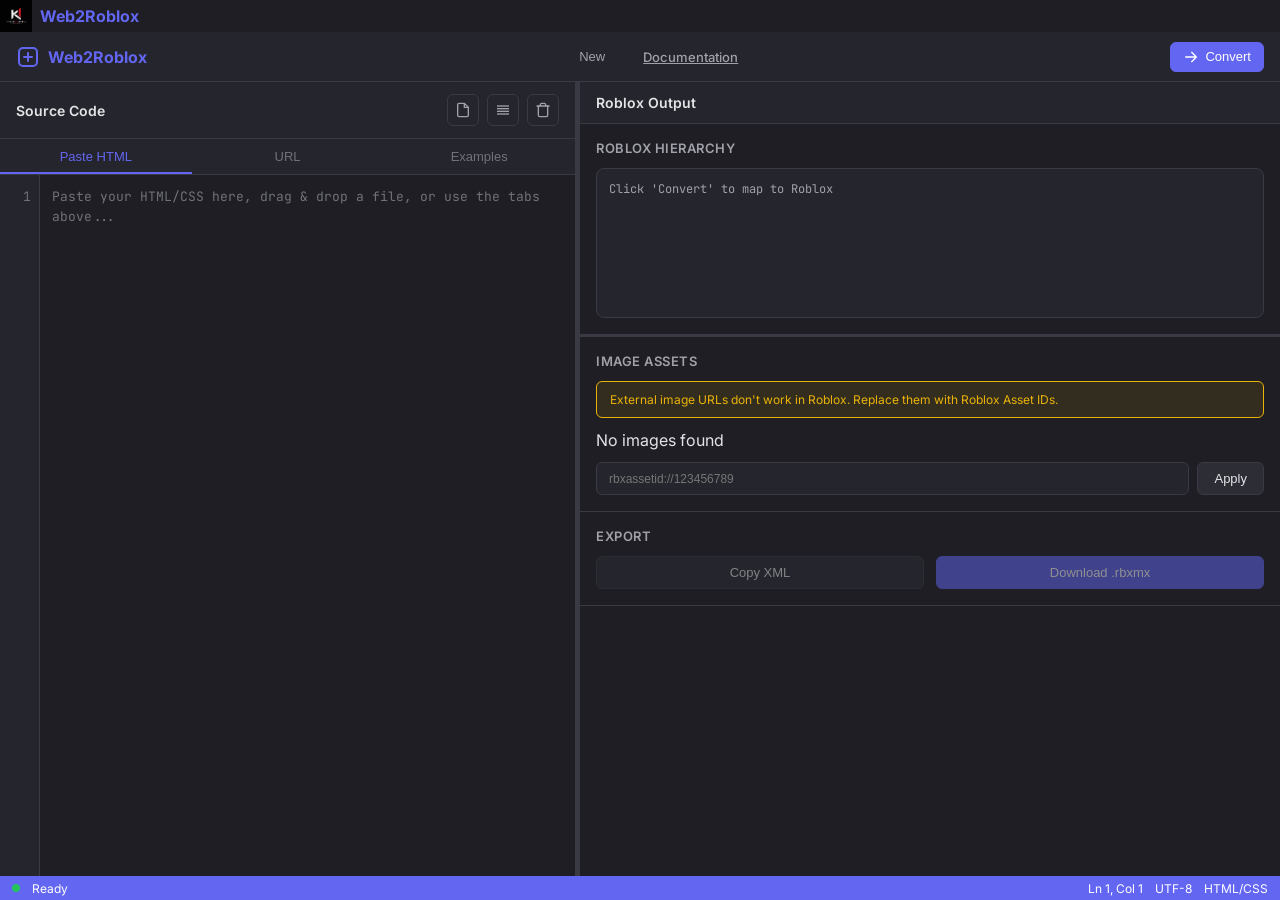
<file: index.html>
<!DOCTYPE html>
<html lang="en">
<head>
    <meta charset="UTF-8">
    <meta name="viewport" content="width=device-width, initial-scale=1.0">
    <title>Web2Roblox - HTML/CSS to Roblox GUI Converter</title>
    <a href="/" class="logo">
    <img src="assets/khoiidol-logo.png" alt="Web2Roblox Logo" class="logo-icon">
    <span>Web2Roblox</span>
    </a>
    <link rel="stylesheet" href="style.css">

    <link rel="preconnect" href="https://fonts.googleapis.com">
    <link rel="preconnect" href="https://fonts.gstatic.com" crossorigin>
    <link href="https://fonts.googleapis.com/css2?family=Inter:wght@400;500;600;700&family=JetBrains+Mono:wght@400;500&display=swap" rel="stylesheet">
</head>
<body>

    <header class="toolbar">
        <div class="toolbar-left">
            <div class="logo">
                <svg width="24" height="24" viewBox="0 0 24 24" fill="none" xmlns="http://www.w3.org/2000/svg">
                    <rect x="3" y="3" width="18" height="18" rx="4" stroke="currentColor" stroke-width="2"/>
                    <path d="M8 12H16M12 8V16" stroke="currentColor" stroke-width="2" stroke-linecap="round"/>
                </svg>
                <span>Web2Roblox</span>
            </div>
        </div>

        <div class="toolbar-center">
            <button class="toolbar-btn" id="btnNew">New</button>
            <a href="docs.html" target="_blank" class="toolbar-btn">Documentation</a>
        </div>
        <div class="toolbar-right">
            <button class="toolbar-btn primary" id="btnConvert">
                <svg width="16" height="16" viewBox="0 0 24 24" fill="none" xmlns="http://www.w3.org/2000/svg">
                    <path d="M13 5L20 12L13 19M4 12H20" stroke="currentColor" stroke-width="2" stroke-linecap="round" stroke-linejoin="round"/>
                </svg>
                Convert
            </button>
        </div>
    </header>

    <main class="workspace">

<section class="panel left-panel">
    <div class="panel-header left-panel-header">
        <h2>Source Code</h2>

<div class="panel-actions">
    <button class="icon-btn" id="btnLoadFile" title="Load File">
        <svg width="16" height="16" viewBox="0 0 24 24" fill="none" stroke="currentColor" stroke-width="2"><path d="M14 2H6a2 2 0 0 0-2 2v16a2 2 0 0 0 2 2h12a2 2 0 0 0 2-2V8z"/><polyline points="14 2 14 8 20 8"/></svg>
    </button>
    <button class="icon-btn" id="btnFormat" title="Auto Format">
        <svg width="16" height="16" viewBox="0 0 24 24" fill="none" stroke="currentColor" stroke-width="2"><line x1="21" y1="10" x2="3" y2="10"/><line x1="21" y1="6" x2="3" y2="6"/><line x1="21" y1="14" x2="3" y2="14"/><line x1="21" y1="18" x2="3" y2="18"/></svg>
    </button>

    <button class="icon-btn" id="btnClear" title="Clear Editor">
        <svg width="16" height="16" viewBox="0 0 24 24" fill="none" stroke="currentColor" stroke-width="2" stroke-linecap="round" stroke-linejoin="round">
            <polyline points="3 6 5 6 21 6"></polyline>
            <path d="M19 6v14a2 2 0 0 1-2 2H7a2 2 0 0 1-2-2V6m3 0V4a2 2 0 0 1 2-2h4a2 2 0 0 1 2 2v2"></path>
        </svg>
    </button>
    <input type="file" id="fileInput" accept=".html,.htm,.css,.txt" style="display: none;">
</div>
    </div>

    <div class="tabs">
        <button class="tab active" data-tab="paste">Paste HTML</button>
        <button class="tab" data-tab="url">URL</button>
        <button class="tab" data-tab="examples">Examples</button>
    </div>

    <div class="tab-content active" id="tab-paste">
        <div class="editor-wrapper">
            <div class="line-numbers" id="lineNumbers">1</div>
            <div class="editor-container">
                <pre aria-hidden="true"><code id="highlightLayer"></code></pre>
                <textarea id="htmlInput" spellcheck="false" placeholder="Paste your HTML/CSS here, drag & drop a file, or use the tabs above..."></textarea>
            </div>
        </div>
    </div>

    <div class="tab-content" id="tab-url">
        <div class="input-group">
            <input type="url" id="urlInput" placeholder="https://example.com">
            <button class="btn-secondary" id="btnLoadUrl">Fetch</button>
        </div>
    </div>

    <div class="tab-content" id="tab-examples">
        <div class="examples-list">
            <div class="example-item" data-example="landing">Landing Page Hero</div>
            <div class="example-item" data-example="card">Profile Card</div>
            <div class="example-item" data-example="nav">Navigation Bar</div>
        </div>
    </div>
</section>

<script src="js/utils.js"></script>
<script src="js/examples.js"></script>
<script src="js/editor.js"></script>
<script src="js/cssParser.js"></script>
<script src="script.js"></script>

        <div class="resizer" id="resizer"></div>

         <section class="panel right-panel">
    <div class="panel-header">
        <h2>Roblox Output</h2>
    </div>

    <div class="output-section roblox-hierarchy-section">
        <h3>Roblox Hierarchy</h3>
        <div class="explorer-tree" id="robloxTree">
            <p class="placeholder-text">Click 'Convert' to map to Roblox</p>
        </div>
    </div>

    <div class="output-section image-converter-section">
        <h3>Image Assets</h3>
        <div class="image-warning">
            <p>️ External image URLs don't work in Roblox. Replace them with Roblox Asset IDs.</p>
        </div>
        <div class="image-list" id="imageList">
            <p class="placeholder-text">No images found</p>
        </div>
        <div class="image-input-group">
            <input type="text" id="assetIdInput" placeholder="rbxassetid://123456789">
            <button class="btn-secondary" id="btnApplyAssetId">Apply</button>
        </div>
    </div>

    <div class="output-section download-section">
        <h3>Export</h3>
        <div class="export-actions">
            <button class="btn-secondary" id="btnCopyXml" disabled>Copy XML</button>
            <button class="btn-primary" id="btnDownload" disabled>Download .rbxmx</button>
        </div>
    </div>
</section>
    </main>

    <footer class="status-bar">
        <div class="status-left">
            <span class="status-indicator ready"></span>
            <span id="statusText">Ready</span>
        </div>
        <div class="status-right">
            <span id="cursorPos">Ln 1, Col 1</span>
            <span>UTF-8</span>
            <span>HTML/CSS</span>
        </div>
    </footer>

    <script src="js/utils.js"></script>
    <script src="js/examples.js"></script>
    <script src="js/editor.js"></script>
    <script src="js/parser.js"></script>
    <script src="js/cssParser.js"></script>
    <script src="js/htmlMapper.js"></script>
    <script src="js/cssMapper.js"></script>
    <script src="js/xmlGenerator.js"></script>
    <script src="js/domExporter.js"></script> 

    <script src="script.js"></script>

<div id="render-target" style="position: absolute; top: -9999px; left: -9999px; width: 1920px; height: 1080px; background: transparent; pointer-events: none;"></div>
</body>
</html>
</file>
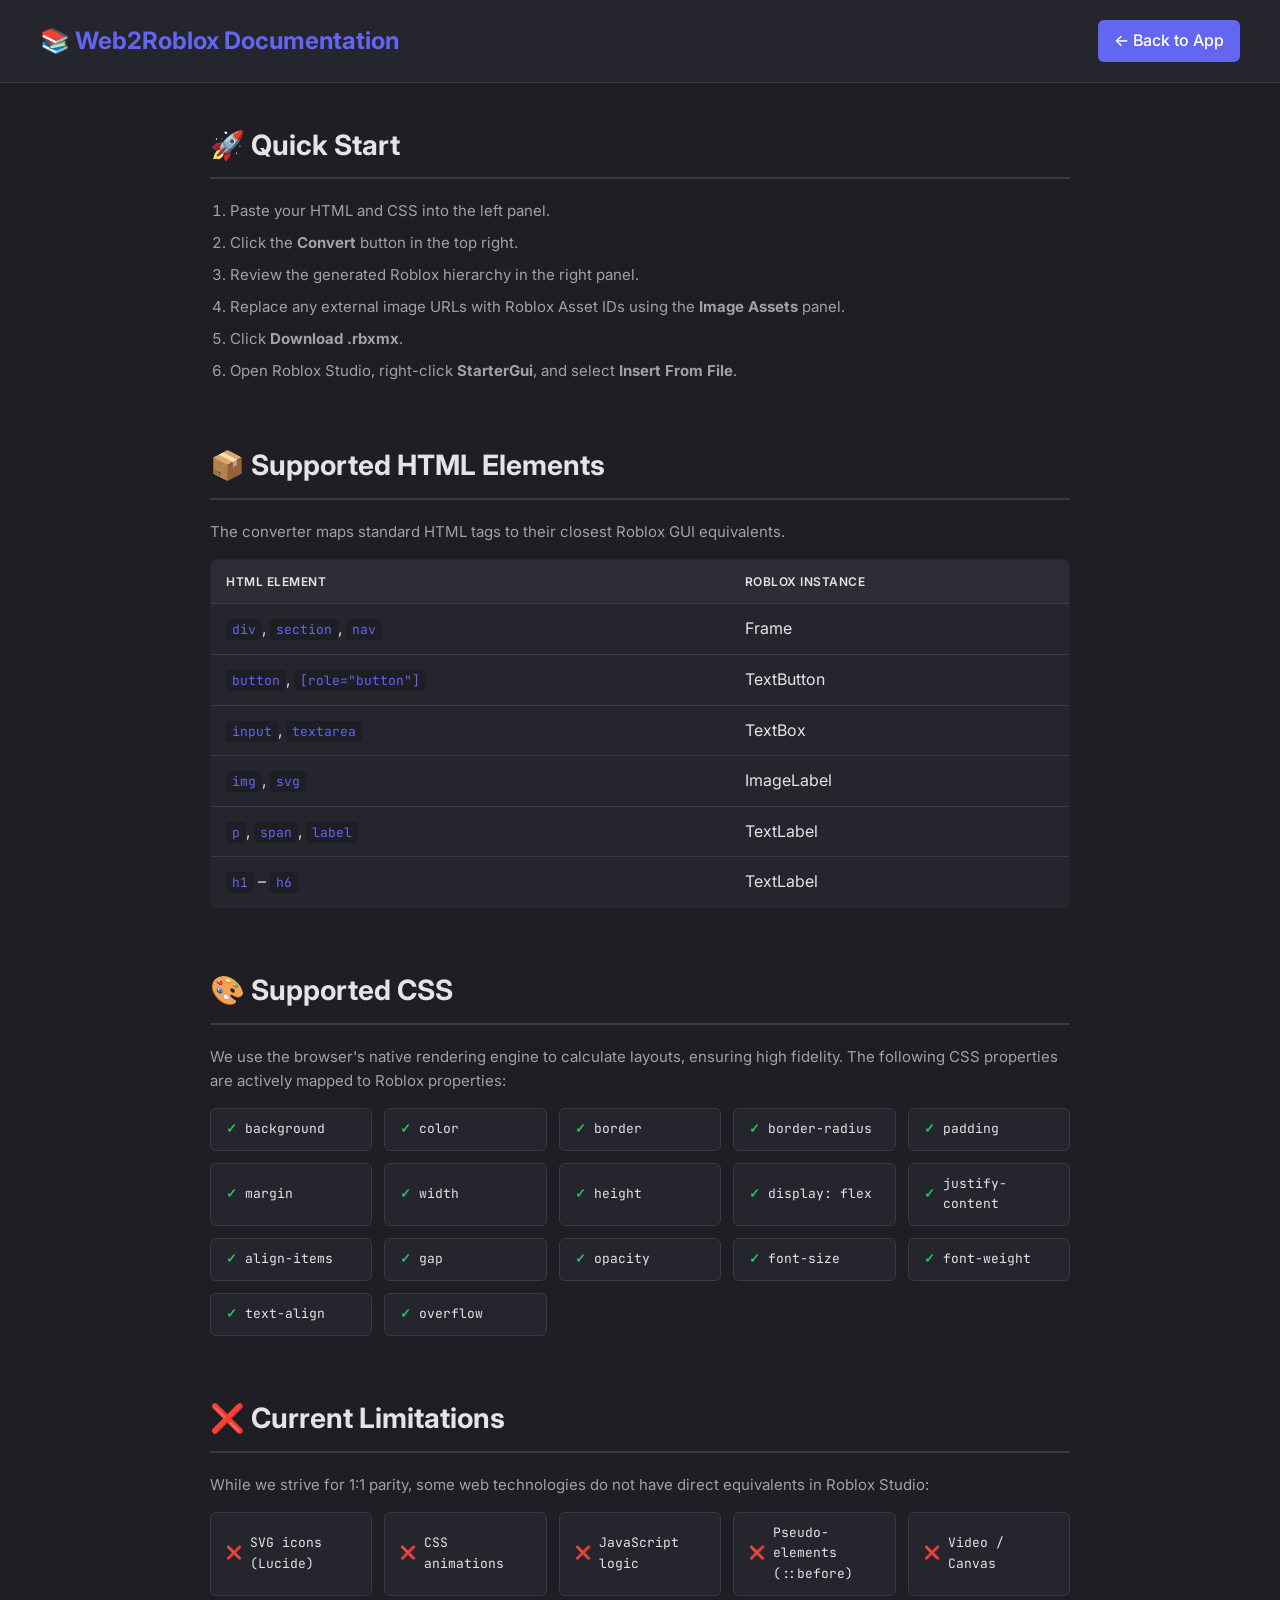
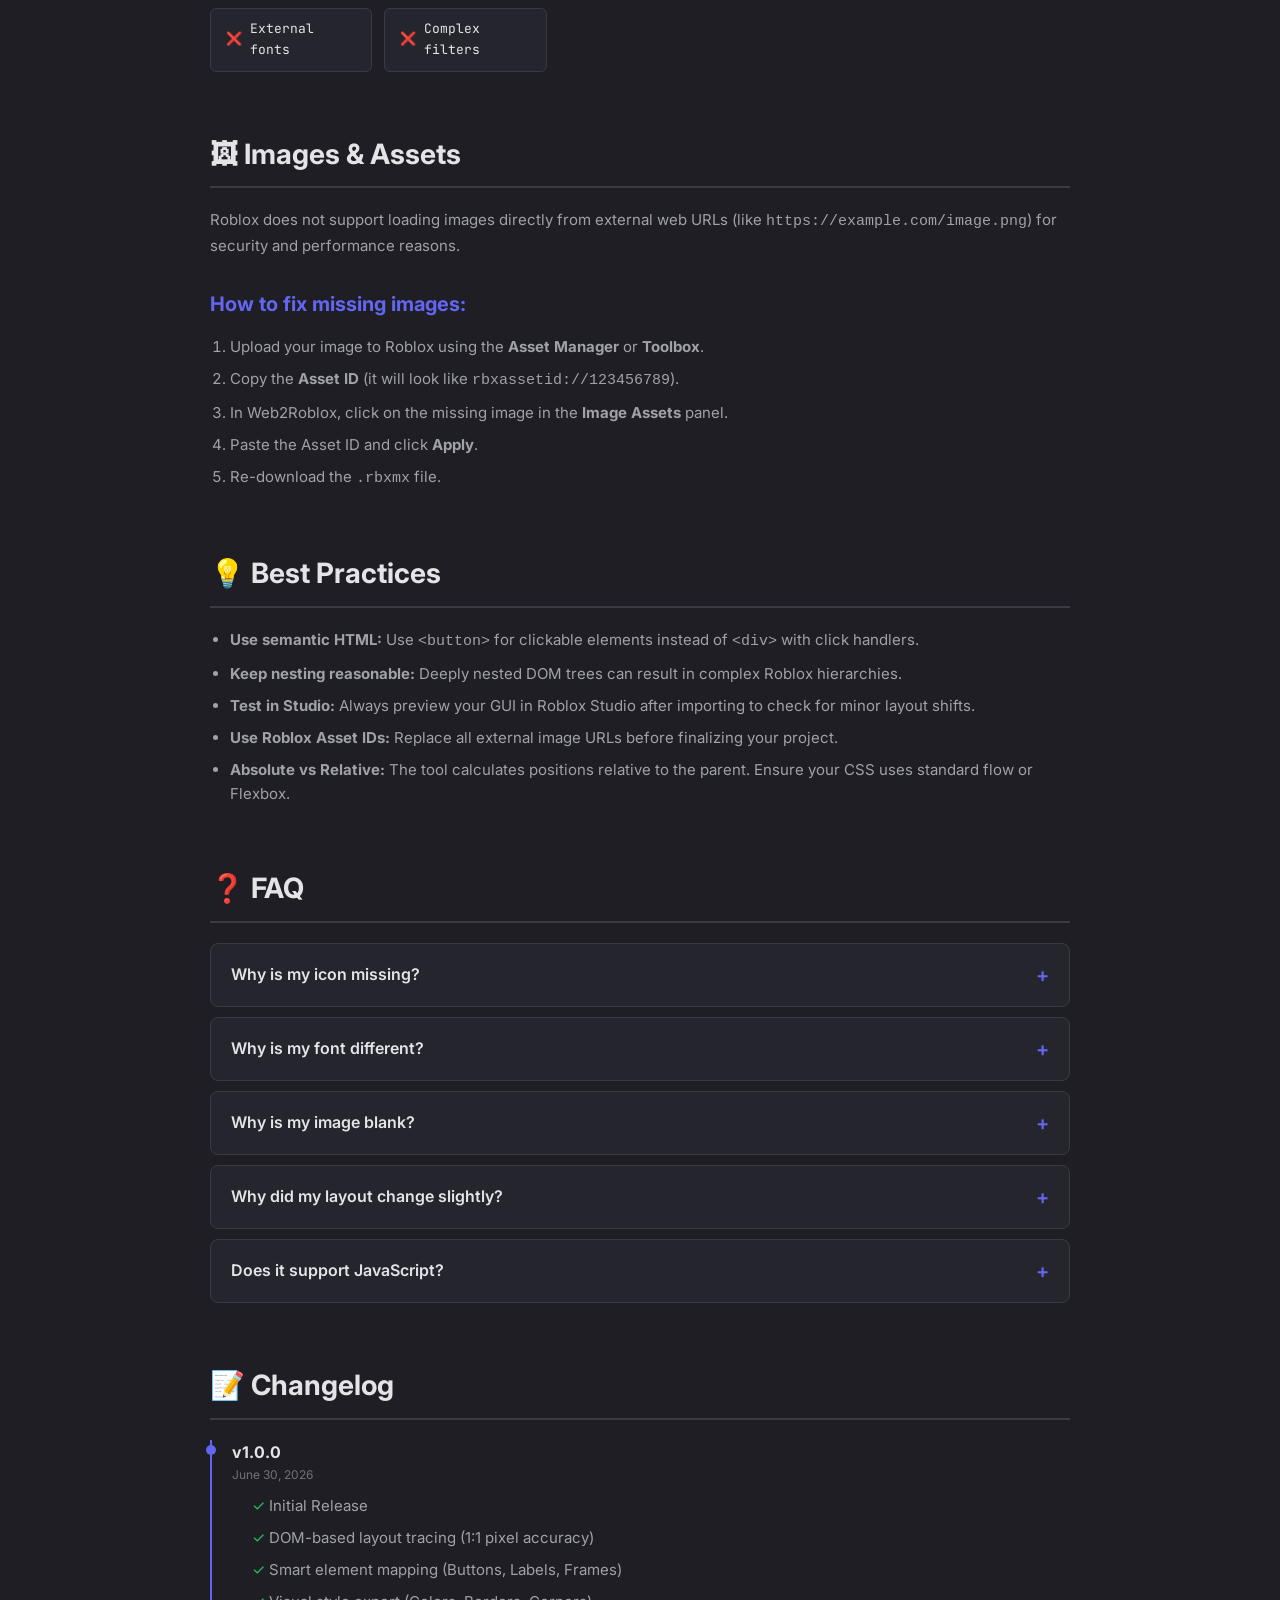
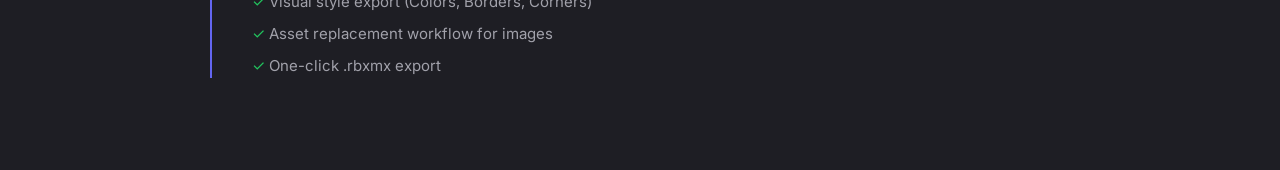
<file: docs.html>
<!DOCTYPE html>
<html lang="en">
<head>
    <meta charset="UTF-8">
    <meta name="viewport" content="width=device-width, initial-scale=1.0">
    <title>Web2Roblox - Documentation</title>
    <link rel="stylesheet" href="style.css">
    <link href="https://fonts.googleapis.com/css2?family=Inter:wght@400;500;600;700&family=JetBrains+Mono:wght@400;500&display=swap" rel="stylesheet">
    <style>
        /* --- Documentation Specific Styles --- */
        body {
            background-color: var(--bg-primary);
            color: var(--text-primary);
            font-family: var(--font-sans);
            line-height: 1.6;
            margin: 0;
            padding: 0;
            /* --- ADD THESE TWO LINES TO FIX THE SCROLLING --- */
            height: auto !important;
            overflow-y: auto !important; 
        }
        .docs-header {
            background: var(--bg-secondary);
            border-bottom: 1px solid var(--border-color);
            padding: 20px 40px;
            display: flex;
            justify-content: space-between;
            align-items: center;
            position: sticky;
            top: 0;
            z-index: 100;
        }
        .docs-header h1 {
            font-size: 24px;
            margin: 0;
            color: var(--accent);
            display: flex;
            align-items: center;
            gap: 10px;
        }
        .back-btn {
            background: var(--accent);
            color: white;
            padding: 8px 16px;
            border-radius: 6px;
            text-decoration: none;
            font-weight: 500;
            transition: var(--transition);
            display: flex;
            align-items: center;
            gap: 6px;
        }
        .back-btn:hover {
            background: var(--accent-hover);
            box-shadow: 0 0 15px var(--accent-glow);
        }
        .docs-container {
            max-width: 900px;
            margin: 0 auto;
            padding: 40px 20px;
        }
        .section {
            margin-bottom: 60px;
            scroll-margin-top: 80px;
        }
        .section h2 {
            font-size: 28px;
            margin-bottom: 20px;
            border-bottom: 2px solid var(--border-color);
            padding-bottom: 10px;
            display: flex;
            align-items: center;
            gap: 10px;
        }
        .section h3 {
            font-size: 20px;
            margin-top: 30px;
            margin-bottom: 15px;
            color: var(--accent);
        }
        .section p, .section li {
            color: var(--text-secondary);
            font-size: 15px;
        }
        .section ul, .section ol {
            padding-left: 20px;
        }
        .section li {
            margin-bottom: 8px;
        }
        
        /* Table Styles */
        .styled-table {
            width: 100%;
            border-collapse: collapse;
            margin-top: 15px;
            background: var(--bg-secondary);
            border-radius: 8px;
            overflow: hidden;
            border: 1px solid var(--border-color);
        }
        .styled-table th, .styled-table td {
            padding: 12px 15px;
            text-align: left;
            border-bottom: 1px solid var(--border-color);
        }
        .styled-table th {
            background: var(--bg-tertiary);
            color: var(--text-primary);
            font-weight: 600;
            text-transform: uppercase;
            font-size: 12px;
            letter-spacing: 0.5px;
        }
        .styled-table tr:last-child td {
            border-bottom: none;
        }
        .styled-table code {
            background: var(--bg-primary);
            padding: 2px 6px;
            border-radius: 4px;
            font-family: var(--font-mono);
            font-size: 13px;
            color: var(--accent);
        }

        /* Badges Grid */
        .badges-grid {
            display: grid;
            grid-template-columns: repeat(auto-fill, minmax(160px, 1fr));
            gap: 12px;
            margin-top: 15px;
        }
        .badge {
            background: var(--bg-secondary);
            border: 1px solid var(--border-color);
            padding: 10px 15px;
            border-radius: 6px;
            font-family: var(--font-mono);
            font-size: 13px;
            color: var(--text-primary);
            display: flex;
            align-items: center;
            gap: 8px;
            transition: var(--transition);
        }
        .badge:hover {
            border-color: var(--accent);
            transform: translateY(-2px);
        }
        .badge.supported::before {
            content: '✓';
            color: var(--success);
            font-weight: bold;
        }
        .badge.unsupported::before {
            content: '❌';
        }

        /* FAQ Accordion */
        details {
            background: var(--bg-secondary);
            border: 1px solid var(--border-color);
            border-radius: 8px;
            margin-bottom: 10px;
            overflow: hidden;
            transition: var(--transition);
        }
        details[open] {
            border-color: var(--accent);
        }
        summary {
            padding: 15px 20px;
            cursor: pointer;
            font-weight: 600;
            color: var(--text-primary);
            list-style: none;
            display: flex;
            justify-content: space-between;
            align-items: center;
        }
        summary::-webkit-details-marker {
            display: none;
        }
        summary::after {
            content: '+';
            font-size: 20px;
            color: var(--accent);
            transition: transform 0.2s;
        }
        details[open] summary::after {
            transform: rotate(45deg);
        }
        details p {
            padding: 0 20px 15px;
            margin: 0;
            color: var(--text-secondary);
        }

        /* Changelog */
        .changelog-item {
            border-left: 2px solid var(--accent);
            padding-left: 20px;
            margin-bottom: 20px;
            position: relative;
        }
        .changelog-item::before {
            content: '';
            position: absolute;
            left: -6px;
            top: 5px;
            width: 10px;
            height: 10px;
            background: var(--accent);
            border-radius: 50%;
        }
        .changelog-version {
            font-weight: 700;
            color: var(--text-primary);
            font-size: 16px;
        }
        .changelog-date {
            font-size: 12px;
            color: var(--text-muted);
            margin-bottom: 10px;
        }
        .changelog-list {
            list-style: none;
            padding: 0;
        }
        .changelog-list li::before {
            content: '✓ ';
            color: var(--success);
        }
    </style>
</head>
<body>
    <header class="docs-header">
        <h1>📚 Web2Roblox Documentation</h1>
        <a href="index.html" class="back-btn">← Back to App</a>
    </header>

    <main class="docs-container">
        <!-- Quick Start -->
        <section class="section" id="quickstart">
            <h2>🚀 Quick Start</h2>
            <ol>
                <li>Paste your HTML and CSS into the left panel.</li>
                <li>Click the <strong>Convert</strong> button in the top right.</li>
                <li>Review the generated Roblox hierarchy in the right panel.</li>
                <li>Replace any external image URLs with Roblox Asset IDs using the <strong>Image Assets</strong> panel.</li>
                <li>Click <strong>Download .rbxmx</strong>.</li>
                <li>Open Roblox Studio, right-click <strong>StarterGui</strong>, and select <strong>Insert From File</strong>.</li>
            </ol>
        </section>

        <!-- Supported HTML -->
        <section class="section" id="html">
            <h2>📦 Supported HTML Elements</h2>
            <p>The converter maps standard HTML tags to their closest Roblox GUI equivalents.</p>
            <table class="styled-table">
                <thead>
                    <tr>
                        <th>HTML Element</th>
                        <th>Roblox Instance</th>
                    </tr>
                </thead>
                <tbody>
                    <tr><td><code>div</code>, <code>section</code>, <code>nav</code></td><td>Frame</td></tr>
                    <tr><td><code>button</code>, <code>[role="button"]</code></td><td>TextButton</td></tr>
                    <tr><td><code>input</code>, <code>textarea</code></td><td>TextBox</td></tr>
                    <tr><td><code>img</code>, <code>svg</code></td><td>ImageLabel</td></tr>
                    <tr><td><code>p</code>, <code>span</code>, <code>label</code></td><td>TextLabel</td></tr>
                    <tr><td><code>h1</code> – <code>h6</code></td><td>TextLabel</td></tr>
                </tbody>
            </table>
        </section>

        <!-- Supported CSS -->
        <section class="section" id="css">
            <h2>🎨 Supported CSS</h2>
            <p>We use the browser's native rendering engine to calculate layouts, ensuring high fidelity. The following CSS properties are actively mapped to Roblox properties:</p>
            <div class="badges-grid">
                <div class="badge supported">background</div>
                <div class="badge supported">color</div>
                <div class="badge supported">border</div>
                <div class="badge supported">border-radius</div>
                <div class="badge supported">padding</div>
                <div class="badge supported">margin</div>
                <div class="badge supported">width</div>
                <div class="badge supported">height</div>
                <div class="badge supported">display: flex</div>
                <div class="badge supported">justify-content</div>
                <div class="badge supported">align-items</div>
                <div class="badge supported">gap</div>
                <div class="badge supported">opacity</div>
                <div class="badge supported">font-size</div>
                <div class="badge supported">font-weight</div>
                <div class="badge supported">text-align</div>
                <div class="badge supported">overflow</div>
            </div>
        </section>

        <!-- Limitations -->
        <section class="section" id="limitations">
            <h2>❌ Current Limitations</h2>
            <p>While we strive for 1:1 parity, some web technologies do not have direct equivalents in Roblox Studio:</p>
            <div class="badges-grid">
                <div class="badge unsupported">SVG icons (Lucide)</div>
                <div class="badge unsupported">CSS animations</div>
                <div class="badge unsupported">JavaScript logic</div>
                <div class="badge unsupported">Pseudo-elements (::before)</div>
                <div class="badge unsupported">Video / Canvas</div>
                <div class="badge unsupported">External fonts</div>
                <div class="badge unsupported">Complex filters</div>
            </div>
        </section>

        <!-- Images -->
        <section class="section" id="images">
            <h2>🖼 Images & Assets</h2>
            <p>Roblox does not support loading images directly from external web URLs (like <code>https://example.com/image.png</code>) for security and performance reasons.</p>
            <h3>How to fix missing images:</h3>
            <ol>
                <li>Upload your image to Roblox using the <strong>Asset Manager</strong> or <strong>Toolbox</strong>.</li>
                <li>Copy the <strong>Asset ID</strong> (it will look like <code>rbxassetid://123456789</code>).</li>
                <li>In Web2Roblox, click on the missing image in the <strong>Image Assets</strong> panel.</li>
                <li>Paste the Asset ID and click <strong>Apply</strong>.</li>
                <li>Re-download the <code>.rbxmx</code> file.</li>
            </ol>
        </section>

        <!-- Best Practices -->
        <section class="section" id="practices">
            <h2>💡 Best Practices</h2>
            <ul>
                <li><strong>Use semantic HTML:</strong> Use <code>&lt;button&gt;</code> for clickable elements instead of <code>&lt;div&gt;</code> with click handlers.</li>
                <li><strong>Keep nesting reasonable:</strong> Deeply nested DOM trees can result in complex Roblox hierarchies.</li>
                <li><strong>Test in Studio:</strong> Always preview your GUI in Roblox Studio after importing to check for minor layout shifts.</li>
                <li><strong>Use Roblox Asset IDs:</strong> Replace all external image URLs before finalizing your project.</li>
                <li><strong>Absolute vs Relative:</strong> The tool calculates positions relative to the parent. Ensure your CSS uses standard flow or Flexbox.</li>
            </ul>
        </section>

        <!-- FAQ -->
        <section class="section" id="faq">
            <h2>❓ FAQ</h2>
            
            <details>
                <summary>Why is my icon missing?</summary>
                <p>Roblox does not support inline SVG code (like Lucide icons). The exporter replaces them with placeholder ImageLabels named <code>Icon_[ReplaceWithAssetID]</code>. You must upload the icon to Roblox and apply the Asset ID.</p>
            </details>

            <details>
                <summary>Why is my font different?</summary>
                <p>Roblox uses its own font system (e.g., Gotham, SourceSans). Custom web fonts (like Google Fonts) cannot be imported directly. The tool attempts to map font weights (Bold, Regular) to Roblox's closest equivalents.</p>
            </details>

            <details>
                <summary>Why is my image blank?</summary>
                <p>External URLs (HTTP/HTTPS) are blocked by Roblox. You must replace them with <code>rbxassetid://</code> URLs using the Image Assets panel in the app.</p>
            </details>

            <details>
                <summary>Why did my layout change slightly?</summary>
                <p>Roblox's UI rendering engine differs slightly from browser engines (Chromium/WebKit). While we use the browser's exact pixel calculations, minor rounding differences or font rendering variations may occur in Studio.</p>
            </details>

            <details>
                <summary>Does it support JavaScript?</summary>
                <p>No. This tool converts the <strong>visual structure</strong> (HTML/CSS) only. Interactive logic (click handlers, state management) must be scripted manually in Lua inside Roblox Studio.</p>
            </details>
        </section>

        <!-- Changelog -->
        <section class="section" id="changelog">
            <h2>📝 Changelog</h2>
            
            <div class="changelog-item">
                <div class="changelog-version">v1.0.0</div>
                <div class="changelog-date">June 30, 2026</div>
                <ul class="changelog-list">
                    <li>Initial Release</li>
                    <li>DOM-based layout tracing (1:1 pixel accuracy)</li>
                    <li>Smart element mapping (Buttons, Labels, Frames)</li>
                    <li>Visual style export (Colors, Borders, Corners)</li>
                    <li>Asset replacement workflow for images</li>
                    <li>One-click .rbxmx export</li>
                </ul>
            </div>
        </section>
    </main>
</body>
</html>
</file>
<file: style.css>
/* --- CSS Variables & Reset --- */
:root {
    --bg-primary: #1e1e24;
    --bg-secondary: #25252d;
    --bg-tertiary: #2d2d36;
    --bg-hover: #353540;
    --border-color: #3a3a45;
    
    --text-primary: #e4e4e7;
    --text-secondary: #a1a1aa;
    --text-muted: #71717a;
    
    --accent: #6366f1;
    --accent-hover: #818cf8;
    --accent-glow: rgba(99, 102, 241, 0.2);
    
    --success: #22c55e;
    --warning: #eab308;
    --error: #ef4444;
    
    --font-sans: 'Inter', -apple-system, BlinkMacSystemFont, sans-serif;
    --font-mono: 'JetBrains Mono', 'Fira Code', monospace;
    
    --transition: all 0.2s cubic-bezier(0.4, 0, 0.2, 1);
}

* {
    margin: 0;
    padding: 0;
    box-sizing: border-box;
}

body {
    font-family: var(--font-sans);
    background-color: var(--bg-primary);
    color: var(--text-primary);
    height: 100vh;
    display: flex;
    flex-direction: column;
    overflow: hidden;
    -webkit-font-smoothing: antialiased;
}

.logo {
    display: flex;
    align-items: center;
    gap: 10px;
    color: white;
    text-decoration: none;
    font-size: 24px;
    font-weight: 700;
}

.logo-icon {
    width: 32px;
    height: 32px;
    object-fit: contain;
}

/* --- Scrollbar Styling --- */
::-webkit-scrollbar {
    width: 8px;
    height: 8px;
}
::-webkit-scrollbar-track {
    background: var(--bg-secondary);
}
::-webkit-scrollbar-thumb {
    background: var(--bg-hover);
    border-radius: 4px;
}
::-webkit-scrollbar-thumb:hover {
    background: var(--text-muted);
}

/* --- Top Toolbar --- */
.toolbar {
    height: 50px;
    background: var(--bg-secondary);
    border-bottom: 1px solid var(--border-color);
    display: flex;
    align-items: center;
    justify-content: space-between;
    padding: 0 16px;
    flex-shrink: 0;
}

.toolbar-left, .toolbar-center, .toolbar-right {
    display: flex;
    align-items: center;
    gap: 12px;
}

.logo {
    display: flex;
    align-items: center;
    gap: 8px;
    font-weight: 700;
    font-size: 16px;
    color: var(--accent);
}

.toolbar-btn {
    background: transparent;
    border: 1px solid transparent;
    color: var(--text-secondary);
    padding: 6px 12px;
    border-radius: 6px;
    font-size: 13px;
    font-weight: 500;
    cursor: pointer;
    transition: var(--transition);
    display: flex;
    align-items: center;
    gap: 6px;
}

.toolbar-btn:hover {
    background: var(--bg-hover);
    color: var(--text-primary);
}

.toolbar-btn.primary {
    background: var(--accent);
    color: white;
    border-color: var(--accent);
}

.toolbar-btn.primary:hover {
    background: var(--accent-hover);
    box-shadow: 0 0 15px var(--accent-glow);
}

/* --- Main Workspace --- */
.workspace {
    flex: 1;
    display: flex;
    overflow: hidden;
}

.panel {
    display: flex;
    flex-direction: column;
    overflow: hidden;
}

.left-panel {
    width: 45%;
    min-width: 300px;
    background: var(--bg-primary);
    border-right: 1px solid var(--border-color);
}

.right-panel {
    flex: 1;
    background: var(--bg-primary);
    overflow-y: auto;
}

.resizer {
    width: 4px;
    background: var(--border-color);
    cursor: col-resize;
    transition: background 0.2s;
}

.resizer:hover {
    background: var(--accent);
}

.panel-header {
    padding: 12px 16px;
    border-bottom: 1px solid var(--border-color);
    background: var(--bg-secondary);
}

.panel-header h2 {
    font-size: 14px;
    font-weight: 600;
    color: var(--text-primary);
}

/* --- Tabs --- */
.tabs {
    display: flex;
    background: var(--bg-secondary);
    border-bottom: 1px solid var(--border-color);
}

.tab {
    flex: 1;
    padding: 10px;
    background: transparent;
    border: none;
    color: var(--text-muted);
    font-size: 13px;
    font-weight: 500;
    cursor: pointer;
    transition: var(--transition);
    position: relative;
}

.tab:hover {
    color: var(--text-secondary);
    background: var(--bg-hover);
}

.tab.active {
    color: var(--accent);
}

.tab.active::after {
    content: '';
    position: absolute;
    bottom: 0;
    left: 0;
    right: 0;
    height: 2px;
    background: var(--accent);
}

.tab-content {
    display: none;
    flex: 1;
    flex-direction: column;
    overflow: hidden;
}

.tab-content.active {
    display: flex;
}

/* --- Code Editor --- */
.editor-wrapper {
    flex: 1;
    display: flex;
    overflow: hidden;
    position: relative;
    background: var(--bg-primary);
}

.line-numbers {
    width: 40px;
    background: var(--bg-secondary);
    color: var(--text-muted);
    font-family: var(--font-mono);
    font-size: 13px;
    line-height: 1.5;
    padding: 12px 8px 12px 0;
    text-align: right;
    overflow: hidden;
    user-select: none;
    border-right: 1px solid var(--border-color);
}

#htmlInput {
    flex: 1;
    background: transparent;
    border: none;
    color: var(--text-primary);
    font-family: var(--font-mono);
    font-size: 13px;
    line-height: 1.5;
    padding: 12px;
    resize: none;
    outline: none;
    overflow: auto;
    tab-size: 4;
}

#htmlInput::placeholder {
    color: var(--text-muted);
}

/* --- Input Groups & Buttons --- */
.input-group {
    display: flex;
    gap: 8px;
    padding: 16px;
}

.input-group input {
    flex: 1;
    background: var(--bg-secondary);
    border: 1px solid var(--border-color);
    color: var(--text-primary);
    padding: 8px 12px;
    border-radius: 6px;
    font-size: 13px;
    outline: none;
    transition: var(--transition);
}

.input-group input:focus {
    border-color: var(--accent);
    box-shadow: 0 0 0 2px var(--accent-glow);
}

.btn-secondary, .btn-primary {
    padding: 8px 16px;
    border-radius: 6px;
    font-size: 13px;
    font-weight: 500;
    cursor: pointer;
    transition: var(--transition);
    border: 1px solid var(--border-color);
}

.btn-secondary {
    background: var(--bg-tertiary);
    color: var(--text-primary);
}

.btn-secondary:hover {
    background: var(--bg-hover);
}

.btn-primary {
    background: var(--accent);
    color: white;
    border-color: var(--accent);
}

.btn-primary:hover {
    background: var(--accent-hover);
}

.btn-secondary:disabled, .btn-primary:disabled {
    opacity: 0.5;
    cursor: not-allowed;
}

/* --- Examples List --- */
.examples-list {
    padding: 16px;
    display: flex;
    flex-direction: column;
    gap: 8px;
}

.example-item {
    padding: 12px;
    background: var(--bg-secondary);
    border: 1px solid var(--border-color);
    border-radius: 6px;
    cursor: pointer;
    transition: var(--transition);
    font-size: 13px;
}

.example-item:hover {
    background: var(--bg-hover);
    border-color: var(--accent);
    transform: translateX(4px);
}

/* --- Right Panel Outputs --- */
.output-section {
    padding: 16px;
    border-bottom: 1px solid var(--border-color);
}

.output-section h3 {
    font-size: 13px;
    font-weight: 600;
    color: var(--text-secondary);
    margin-bottom: 12px;
    text-transform: uppercase;
    letter-spacing: 0.5px;
}

.preview-canvas {
    height: 250px;
    background: var(--bg-secondary);
    border: 1px dashed var(--border-color);
    border-radius: 8px;
    display: flex;
    align-items: center;
    justify-content: center;
    color: var(--text-muted);
    font-size: 14px;
}

.stats-grid {
    display: grid;
    grid-template-columns: repeat(4, 1fr);
    gap: 12px;
}

.stat-item {
    background: var(--bg-secondary);
    padding: 12px;
    border-radius: 8px;
    text-align: center;
    border: 1px solid var(--border-color);
}

.stat-value {
    display: block;
    font-size: 24px;
    font-weight: 700;
    color: var(--accent);
}

.stat-label {
    font-size: 11px;
    color: var(--text-muted);
    text-transform: uppercase;
}

.export-actions {
    display: flex;
    gap: 12px;
}

.export-actions button {
    flex: 1;
}

/* --- Status Bar --- */
.status-bar {
    height: 24px;
    background: var(--accent);
    color: white;
    display: flex;
    align-items: center;
    justify-content: space-between;
    padding: 0 12px;
    font-size: 12px;
    flex-shrink: 0;
}

.status-left, .status-right {
    display: flex;
    align-items: center;
    gap: 12px;
}

.status-indicator {
    width: 8px;
    height: 8px;
    border-radius: 50%;
    background: var(--success);
}

.status-indicator.ready { background: var(--success); }
.status-indicator.processing { background: var(--warning); animation: pulse 1s infinite; }
.status-indicator.error { background: var(--error); }

@keyframes pulse {
    0% { opacity: 1; }
    50% { opacity: 0.5; }
    100% { opacity: 1; }
}

/* --- Responsive Design --- */
@media (max-width: 768px) {
    .workspace {
        flex-direction: column;
    }
    .left-panel {
        width: 100%;
        height: 50%;
        border-right: none;
        border-bottom: 1px solid var(--border-color);
    }
    .resizer {
        display: none;
    }
    .stats-grid {
        grid-template-columns: repeat(2, 1fr);
    }
    .toolbar-center {
        display: none;
    }
}

/* --- Left Panel Header & Actions --- */
.left-panel-header {
    display: flex;
    justify-content: space-between;
    align-items: center;
}

.panel-actions {
    display: flex;
    gap: 8px;
}

.icon-btn {
    background: transparent;
    border: 1px solid var(--border-color);
    color: var(--text-secondary);
    width: 32px;
    height: 32px;
    border-radius: 6px;
    display: flex;
    align-items: center;
    justify-content: center;
    cursor: pointer;
    transition: var(--transition);
}

.icon-btn:hover {
    background: var(--bg-hover);
    color: var(--text-primary);
    border-color: var(--accent);
}

/* --- Editor Container & Syntax Highlight Overlay --- */
.editor-container {
    flex: 1;
    position: relative;
    overflow: hidden;
    display: flex;
}

.editor-container pre {
    margin: 0;
    padding: 12px;
    font-family: var(--font-mono);
    font-size: 13px;
    line-height: 1.5;
    overflow: auto;
    pointer-events: none;
    position: absolute;
    top: 0;
    left: 0;
    width: 100%;
    height: 100%;
    white-space: pre-wrap;
    word-wrap: break-word;
    color: var(--text-primary);
}

/* Make textarea text transparent so the highlighted pre behind it shows through */
#htmlInput {
    flex: 1;
    background: transparent;
    border: none;
    color: transparent;
    caret-color: var(--text-primary); /* Keeps the blinking cursor visible */
    font-family: var(--font-mono);
    font-size: 13px;
    line-height: 1.5;
    padding: 12px;
    resize: none;
    outline: none;
    overflow: auto;
    tab-size: 4;
    position: relative;
    z-index: 1;
    white-space: pre-wrap;
    word-wrap: break-word;
}

/* --- Drag and Drop State --- */
.editor-wrapper.drag-over {
    background: var(--accent-glow);
    border: 2px dashed var(--accent);
}

/* --- Syntax Highlighting Token Colors --- */
.token.tag { color: #ff7b72; }
.token.attr { color: #79c0ff; }
.token.string { color: #a5d6ff; }
.token.comment { color: #8b949e; font-style: italic; }
.token.css-prop { color: #d2a8ff; }

/* --- Explorer / Hierarchy Tree --- */
.explorer-section {
    flex: 1;
    display: flex;
    flex-direction: column;
    min-height: 200px;
}

.explorer-tree {
    flex: 1;
    background: var(--bg-secondary);
    border: 1px solid var(--border-color);
    border-radius: 8px;
    padding: 12px;
    font-family: var(--font-mono);
    font-size: 12px;
    overflow-y: auto;
    color: var(--text-secondary);
    min-height: 150px;
}


.tree-node:hover {
    background: var(--bg-hover);
}

/* --- Roblox Hierarchy Icons --- */
.tree-icon {
    font-size: 14px;
    width: 18px;
    text-align: center;
    flex-shrink: 0;
}


/* --- Image Converter Section --- */
.image-converter-section {
    border-top: 2px solid var(--border-color);
}

.image-warning {
    background: rgba(234, 179, 8, 0.1);
    border: 1px solid var(--warning);
    border-radius: 6px;
    padding: 10px;
    margin-bottom: 12px;
    font-size: 12px;
    color: var(--warning);
}

.image-list {
    max-height: 200px;
    overflow-y: auto;
    margin-bottom: 12px;
}

.image-item {
    display: flex;
    align-items: center;
    gap: 8px;
    padding: 8px;
    background: var(--bg-secondary);
    border: 1px solid var(--border-color);
    border-radius: 6px;
    margin-bottom: 6px;
    font-size: 12px;
}

.image-item-name {
    flex: 1;
    color: var(--text-primary);
}

.image-item-status {
    color: var(--error);
    font-size: 11px;
}

.image-input-group {
    display: flex;
    gap: 8px;
}

.image-input-group input {
    flex: 1;
    background: var(--bg-secondary);
    border: 1px solid var(--border-color);
    color: var(--text-primary);
    padding: 8px 12px;
    border-radius: 6px;
    font-size: 12px;
    outline: none;
}

.image-input-group input:focus {
    border-color: var(--accent);
}
</file>
